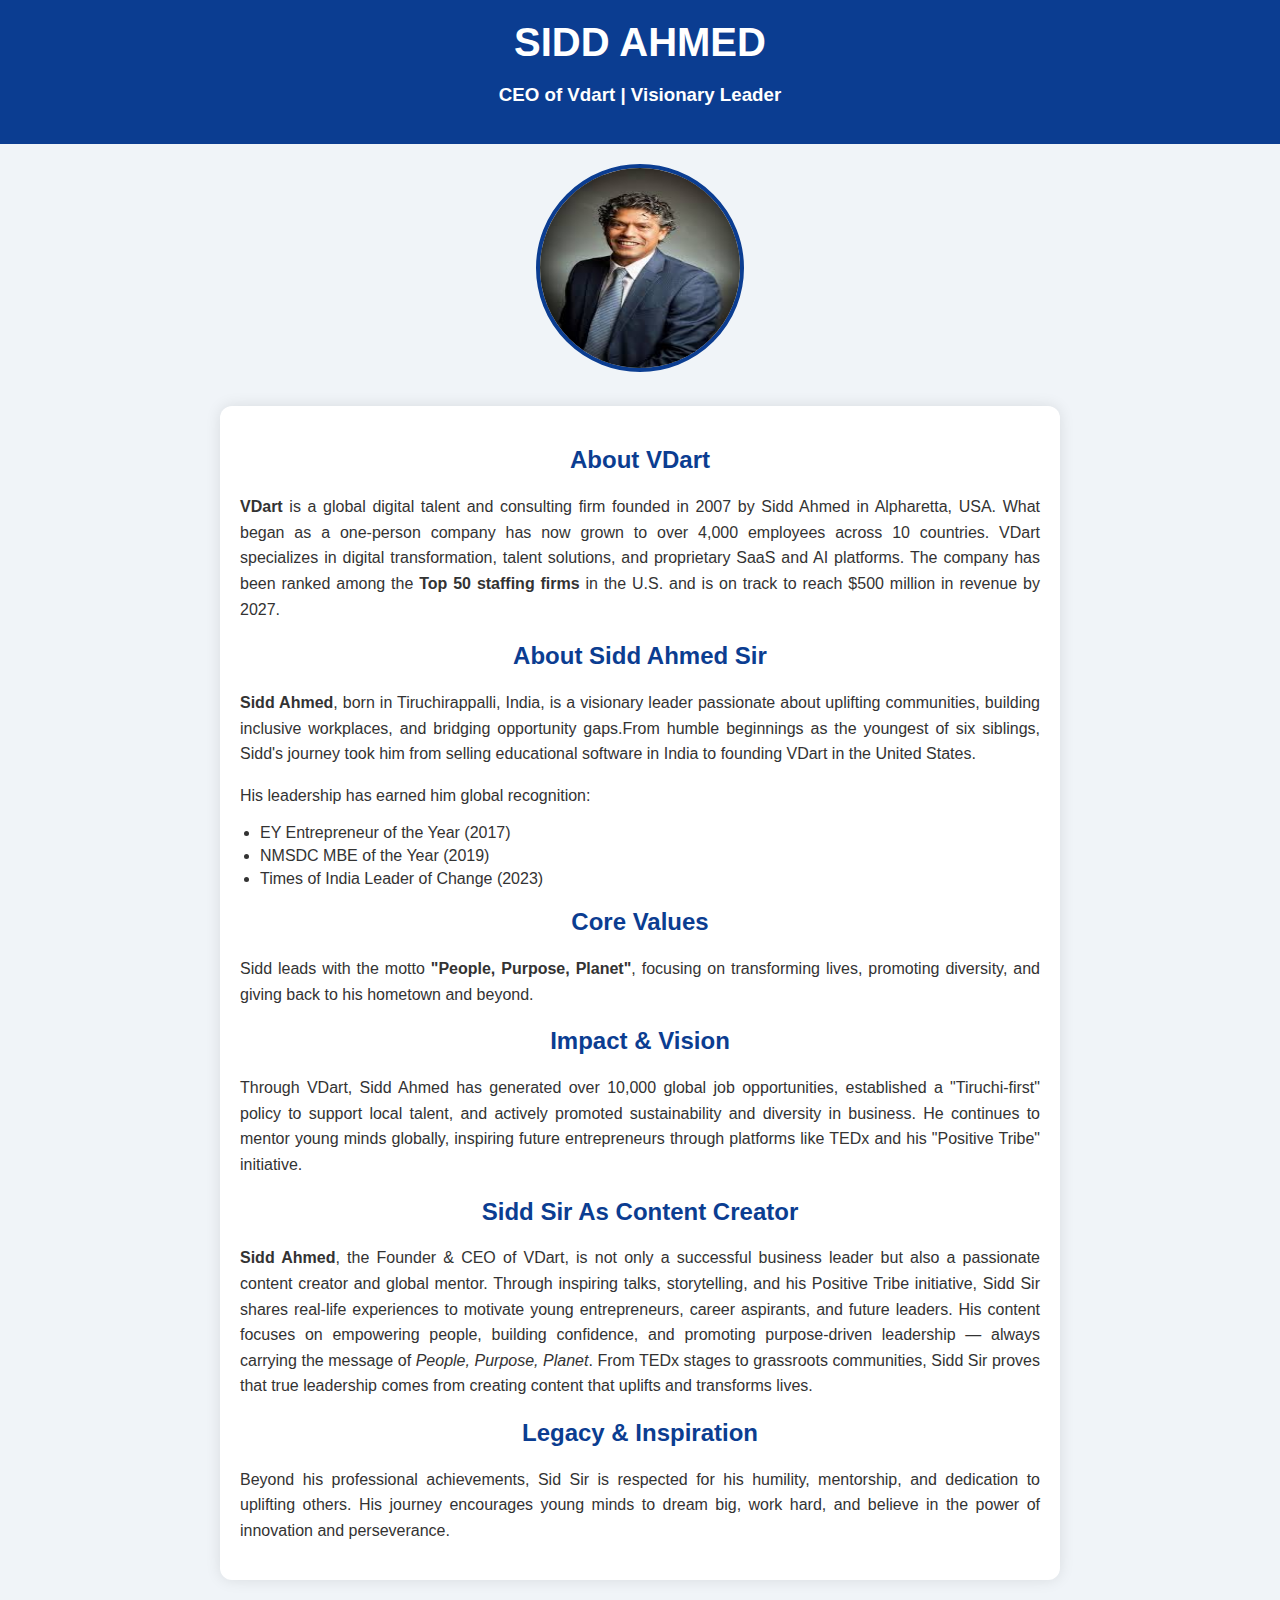
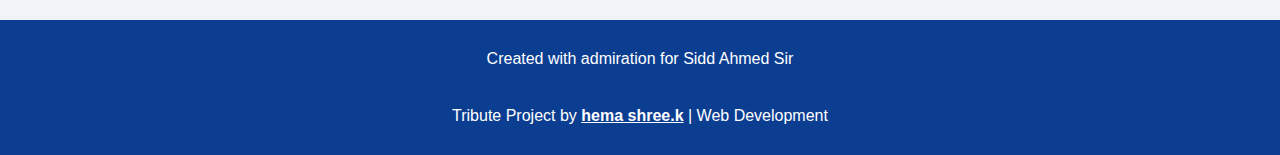
<file: index.html>
<!DOCTYPE html>
<html lang="en">
<head>
    <meta charset="UTF-8">
    <title>Tribute to Vdart CEO - Sidd Ahmed</title>
    <style>
        body {
            font-family: Arial, sans-serif;
            background-color: #f0f4f8;
            color: #333;
            text-align: center;
            margin: 0;
            padding: 0;
            height: 100%;
        }
        header {
            background-color: #0b3d91;
            color: white;
            padding: 20px 0;
        }
        h1 {
            margin: 0;
            font-size: 2.5em;
        }
        img {
            width: 200px;
            height: 200px;
            border-radius: 50%;
            margin-top: 20px;
            border: 4px solid #0b3d91;
        }
        
        
        .content {
            max-width: 800px;
            margin: 30px auto;
            background-color: white;
            padding: 20px;
            border-radius: 12px;
            box-shadow: 0 0 15px rgba(0,0,0,0.1);
        }
       ul {
            list-style-position: outside; /* Ensures bullet stays outside text */
            padding-left: 20px; /* Space between left edge and bullet */
            text-align: left;   /* Aligns text to the left */
        }

        li {
             margin-bottom: 5px; /* Optional: Adds spacing between bullet points */
        }
        h2 {
            color: #0b3d91;
        }
        p {
            text-align: justify;
            line-height: 1.6;
        }
        footer {
            margin-top: 40px;
            padding: 10px;
            background-color: #0b3d91;
            color: white;
            text-align: center; 
            display: flex; 
            flex-direction: column; 
            align-items: center;
        }
    </style>
</head>
<body>

<header>
    <h1>SIDD AHMED</h1>
    <h3>CEO of Vdart | Visionary Leader</h3>
</header>

<img src="[data-uri]" alt="Sid Sir Photo">

<div class="content">
    <h2>About VDart</h2>
    <p>
    <strong>VDart</strong> is a global digital talent and consulting firm founded in 2007 by Sidd Ahmed in Alpharetta, USA. What began as a one-person company has now grown to over 4,000 employees across 10 countries. VDart specializes in digital transformation, talent solutions, and proprietary SaaS and AI platforms. The company has been ranked among the <strong>Top 50 staffing firms</strong> in the U.S. and is on track to reach $500 million in revenue by 2027.
    </p>

    

    <h2>About Sidd Ahmed Sir</h2>
    <p><strong>Sidd Ahmed</strong>, born in Tiruchirappalli, India, is a visionary leader passionate about uplifting communities, building inclusive workplaces, and bridging opportunity gaps.From humble beginnings as the youngest of six siblings, Sidd's journey took him from selling educational software in India to founding VDart in the United States.</p> 
    <p>His leadership has earned him global recognition:</p>
    <ul>
        <li>EY Entrepreneur of the Year (2017)</li>
        <li>NMSDC MBE of the Year (2019)</li>
        <li>Times of India Leader of Change (2023)</li>

    </ul>
    <h2>Core Values</h2>
    <p>Sidd leads with the motto <strong>"People, Purpose, Planet"</strong>, focusing on transforming lives, promoting diversity, and giving back to his hometown and beyond.</p>

    <h2>Impact & Vision</h2>
    <p>
    Through VDart, Sidd Ahmed has generated over 10,000 global job opportunities, established a "Tiruchi-first" policy to support local talent, and actively promoted sustainability and diversity in business. He continues to mentor young minds globally, inspiring future entrepreneurs through platforms like TEDx and his "Positive Tribe" initiative.
    </p>
    <h2>Sidd Sir As Content Creator</h2>    
    <p>
    <strong>Sidd Ahmed</strong>, the Founder & CEO of VDart, is not only a successful business leader but also a passionate content creator and global mentor. Through inspiring talks, storytelling, and his Positive Tribe initiative, Sidd Sir shares real-life experiences to motivate young entrepreneurs, career aspirants, and future leaders. His content focuses on empowering people, building confidence, and promoting purpose-driven leadership — always carrying the message of <em>People, Purpose, Planet</em>. From TEDx stages to grassroots communities, Sidd Sir proves that true leadership comes from creating content that uplifts and transforms lives.
    </p>    
    

    <h2>Legacy & Inspiration</h2>
    <p>
        Beyond his professional achievements, Sid Sir is respected for his humility, mentorship, and dedication to uplifting others.
        His journey encourages young minds to dream big, work hard, and believe in the power of innovation and perseverance.
    </p>
</div>

<footer >
    <p>Created with admiration for Sidd Ahmed Sir</p>
    <p>Tribute Project by <a href="https://www.linkedin.com/in/hema-kothand-23a7a432b?utm_source=share&utm_campaign=share_via&utm_content=profile&utm_medium=android_app" target="_blank" style="text-decoration: underline; color: #ffffff;"><strong>hema shree.k</strong></a> | Web Development</p>
</footer>
</body>
</file>
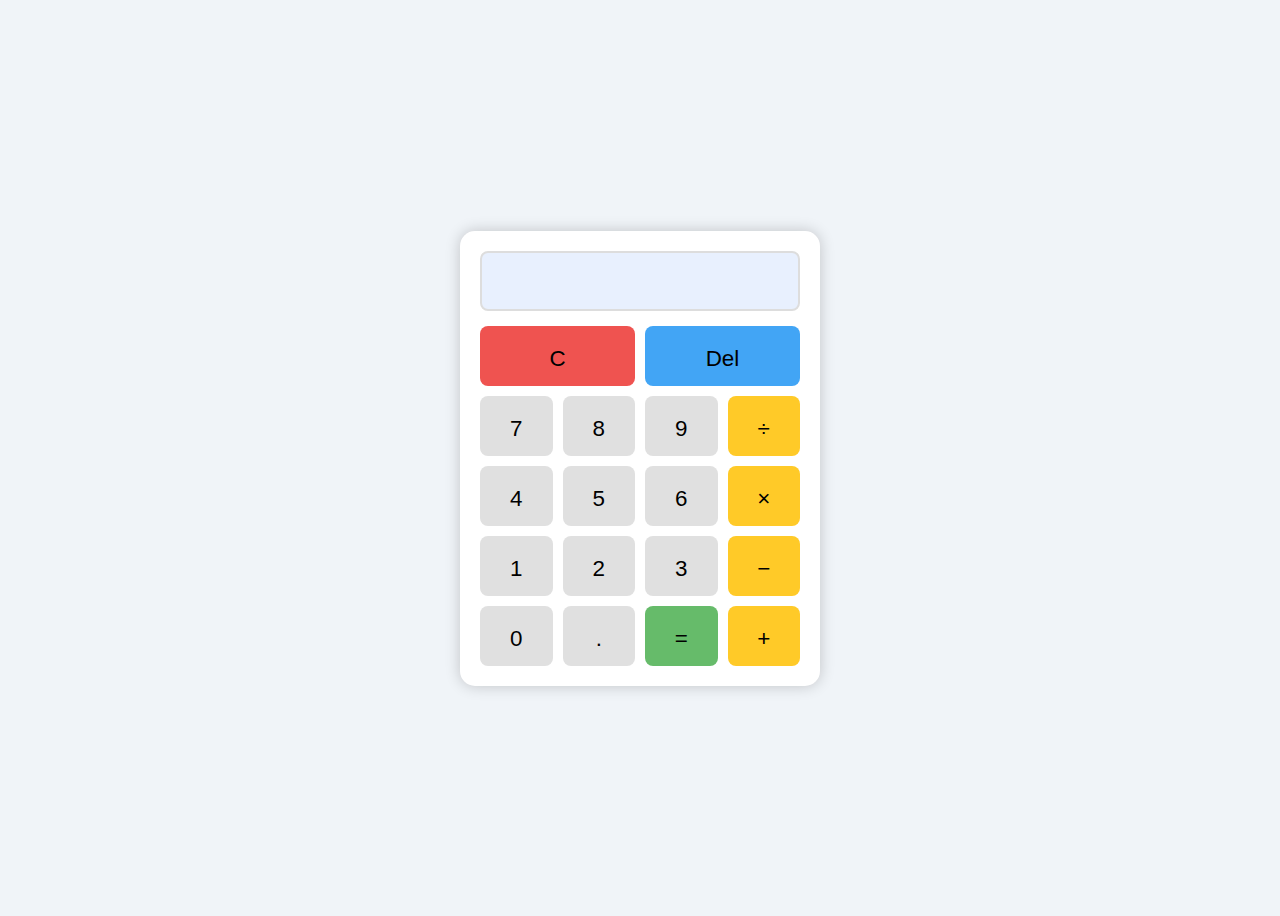
<file: task-4/index.html>
<!DOCTYPE html>
<html lang="en">
<head>
    <meta charset="UTF-8">
    <meta name="viewport" content="width=device-width, initial-scale=1.0">
    <title>Basic Calculator</title>
    <link rel="stylesheet" href="style.css">
</head>
<body>

    <div class="calculator">
        <input type="text" id="display" disabled>

        <div class="buttons">
            <button class="btn clear" id="clear">C</button>
            <button class="btn delete" id="delete">Del</button>

            <button class="btn" data-value="7">7</button>
            <button class="btn" data-value="8">8</button>
            <button class="btn" data-value="9">9</button>
            <button class="btn operator" data-value="/">÷</button>

            <button class="btn" data-value="4">4</button>
            <button class="btn" data-value="5">5</button>
            <button class="btn" data-value="6">6</button>
            <button class="btn operator" data-value="*">×</button>

            <button class="btn" data-value="1">1</button>
            <button class="btn" data-value="2">2</button>
            <button class="btn" data-value="3">3</button>
            <button class="btn operator" data-value="-">−</button>

            <button class="btn" data-value="0">0</button>
            <button class="btn" data-value=".">.</button>
            <button class="btn equal" id="equals">=</button>
            <button class="btn operator" data-value="+">+</button>
        </div>
    </div>

    <script src="script.js"></script>
</body>
</html>
</file>
<file: task-4/style.css>
body {
    display: flex;
    justify-content: center;
    align-items: center;
    height: 100vh;
    background-color: #f0f4f8;
    font-family: Arial, sans-serif;
}

.calculator {
    background-color: #fff;
    padding: 20px;
    border-radius: 15px;
    box-shadow: 0 0 15px rgba(0, 0, 0, 0.2);
    width: 320px;
}

#display {
    width: 100%;
    height: 60px;
    font-size: 1.8rem;
    text-align: right;
    margin-bottom: 15px;
    padding: 10px;
    border: 2px solid #ddd;
    border-radius: 8px;
    background-color: #e8f0fe;
    box-sizing: border-box;
}

.buttons {
    display: grid;
    grid-template-columns: repeat(4, 1fr);
    grid-template-areas:
        "clear clear delete delete"
        "seven eight nine divide"
        "four five six multiply"
        "one two three minus"
        "zero dot equal plus";
    gap: 10px;
}

.btn {
    padding: 20px;
    font-size: 1.4rem;
    border: none;
    border-radius: 8px;
    background-color: #e0e0e0;
    cursor: pointer;
    transition: background-color 0.2s;
    width: 100%;
    height: 60px;
}

.btn:hover {
    background-color: #d1d1d1;
}

.operator {
    background-color: #ffca28;
}

.operator:hover {
    background-color: #ffb300;
}

.equal {
    background-color: #66bb6a;
}

.equal:hover {
    background-color: #4caf50;
}

.clear {
    background-color: #ef5350;
}

.clear:hover {
    background-color: #e53935;
}

.delete {
    background-color: #42a5f5;
}

.delete:hover {
    background-color: #1e88e5;
}

/* Grid Area Assignments */
#clear { grid-area: clear; }
#delete { grid-area: delete; }

.btn[data-value="7"] { grid-area: seven; }
.btn[data-value="8"] { grid-area: eight; }
.btn[data-value="9"] { grid-area: nine; }
.btn[data-value="/"] { grid-area: divide; }

.btn[data-value="4"] { grid-area: four; }
.btn[data-value="5"] { grid-area: five; }
.btn[data-value="6"] { grid-area: six; }
.btn[data-value="*"] { grid-area: multiply; }

.btn[data-value="1"] { grid-area: one; }
.btn[data-value="2"] { grid-area: two; }
.btn[data-value="3"] { grid-area: three; }
.btn[data-value="-"] { grid-area: minus; }

.btn[data-value="0"] { grid-area: zero; }
.btn[data-value="."] { grid-area: dot; }
#equals { grid-area: equal; }
.btn[data-value="+"] { grid-area: plus; }
</file>
